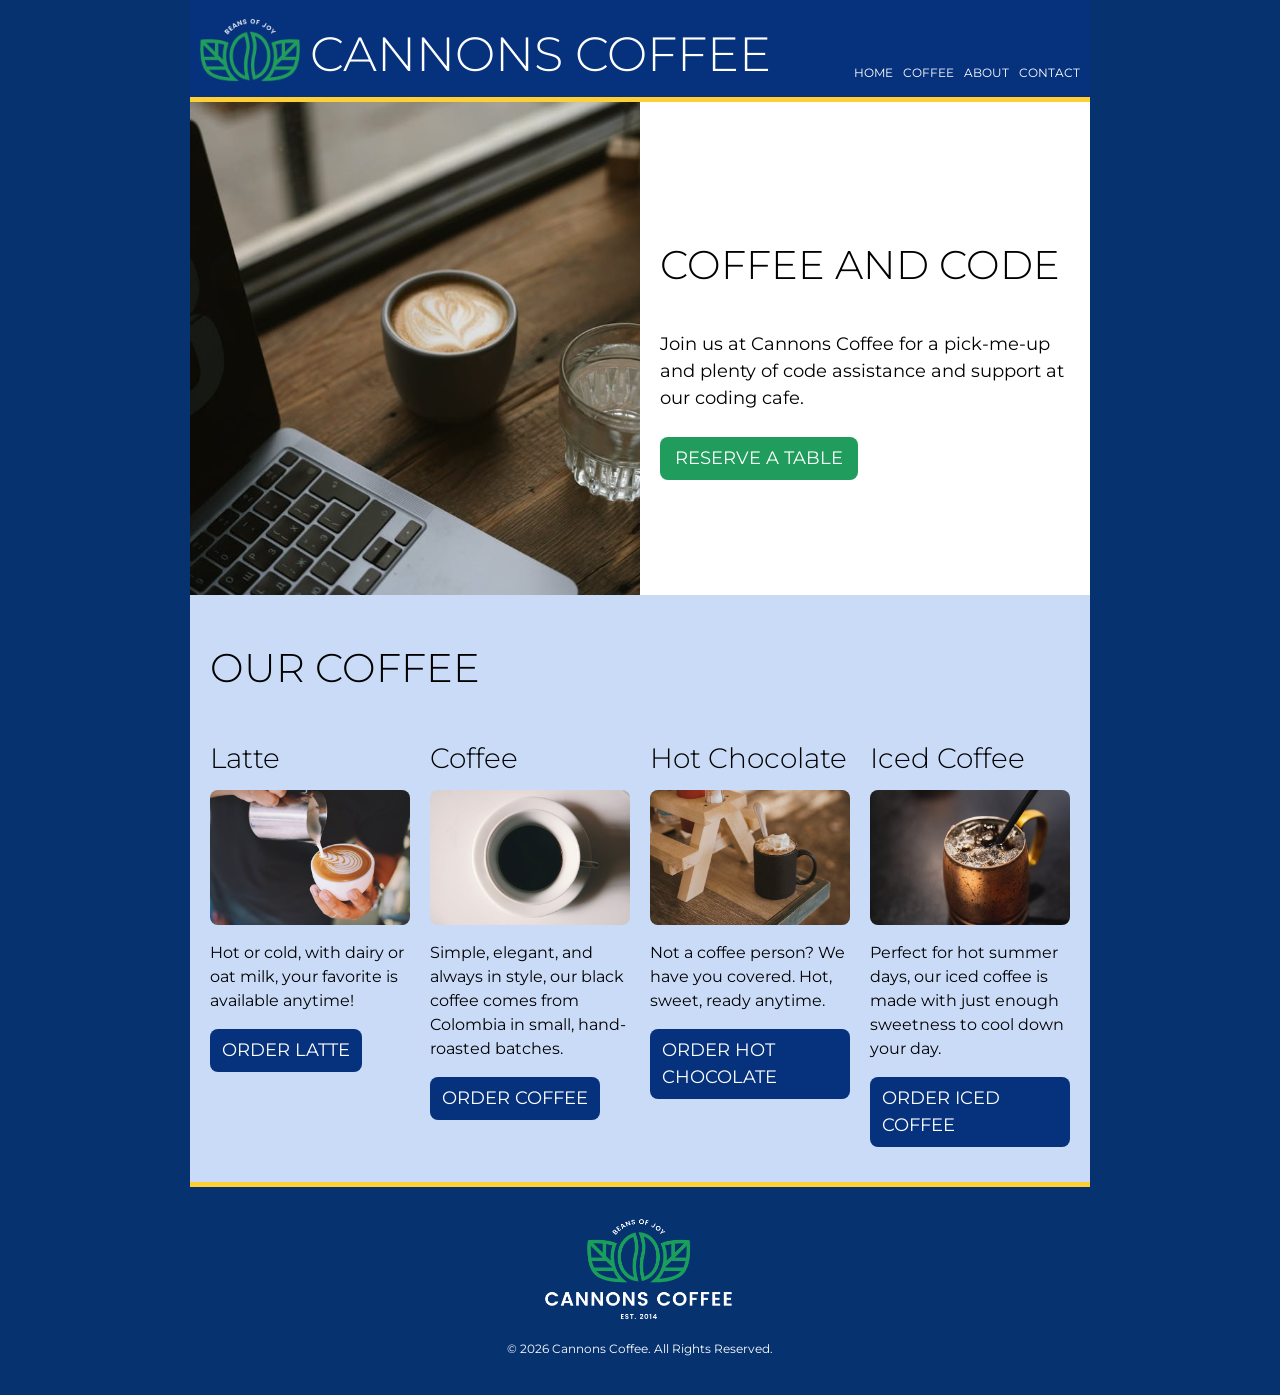
<file: index.html>
<!DOCTYPE html>
<html lang="en">

<head>
    <meta charset="UTF-8">
    <meta name="viewport" content="width=device-width, initial-scale=1.0">
    <title> Coffee </title>
    <link rel="stylesheet" href="css/styles.css">
</head>

<body>
    <div class="container">

        <header>
            <img src="images/logo-nav.png" alt="Cannons Coffee Logo, Beans of Joy" />
            <h1> CANNONS COFFEE </h1>
            <nav>
                <a href="index.html"> Home </a>
                <a href="latte.html"> Coffee </a>
                <a href="https://www.starbucks.com/" target="_blank" rel="noopener noreferrer"> About </a>
                <a href="mailto:jc.8161984@gmail.com"> Contact </a>
            </nav>
        </header>

        <main>

            <section class="opening">
                <img src="images/coffee-computer.jpg" alt="Laptop with a cup of coffee and a glass of water" />
                <div class="opening-text">
                    <h2> Coffee and Code </h2>
                    <p> Join us at Cannons Coffee for a pick-me-up and plenty of code assistance and support at our
                        coding cafe. </p>
                    <a class="button" href="https://www.dunkindonuts.com/" target="_blank" rel="noopener noreferrer">
                        Reserve a table </a>
                </div>
            </section>

            <section class="ourcoffee">
                <h2>Our Coffee</h2>

                <div class="coffee-items">

                    <div class="coffee-item">
                        <h3> Latte </h3>
                        <img src="images/latte.jpg" alt="Latte in a cup" />
                        <p> Hot or cold, with dairy or oat milk, your favorite is available anytime! </p>
                        <a class="button1" href="https://www.starbucks.com/" target="_blank" rel="noopener noreferrer">
                            Order Latte </a>
                    </div>

                    <div class="coffee-item">
                        <h3> Coffee </h3>
                        <img src="images/coffee.jpg" alt="Coffee in a cup" />
                        <p> Simple, elegant, and always in style, our black coffee comes from Colombia in small,
                            hand-roasted batches. </p>
                        <a class="button1" href="https://www.dunkindonuts.com/" target="_blank"
                            rel="noopener noreferrer"> Order Coffee </a>
                    </div>

                    <div class="coffee-item">
                        <h3> Hot Chocolate </h3>
                        <img src="images/hotchoc.jpg" alt="Hot Chocolate in a cup with whipped cream" />
                        <p> Not a coffee person? We have you covered. Hot, sweet, ready anytime. </p>
                        <a class="button1" href="https://www.dutchbros.com/" target="_blank" rel="noopener noreferrer">
                            Order Hot Chocolate </a>
                    </div>

                    <div class="coffee-item">
                        <h3> Iced Coffee </h3>
                        <img src="images/iced.jpg" alt="Iced coffee in a mug with a straw" />
                        <p> Perfect for hot summer days, our iced coffee is made with just enough sweetness to cool down
                            your day. </p>
                        <a class="button1" href="https://7brew.com/" target="_blank" rel="noopener noreferrer"> Order
                            Iced Coffee </a>
                    </div>

                </div>
            </section>
        </main>

        <footer>
            <img src="images/logo-footer.png" alt="Cannons Coffee, Beans of Joy! Est. 2014" />
            <p>&copy; 2026 Cannons Coffee. All Rights Reserved.</p>
        </footer>

    </div>
</body>

</html>
</file>
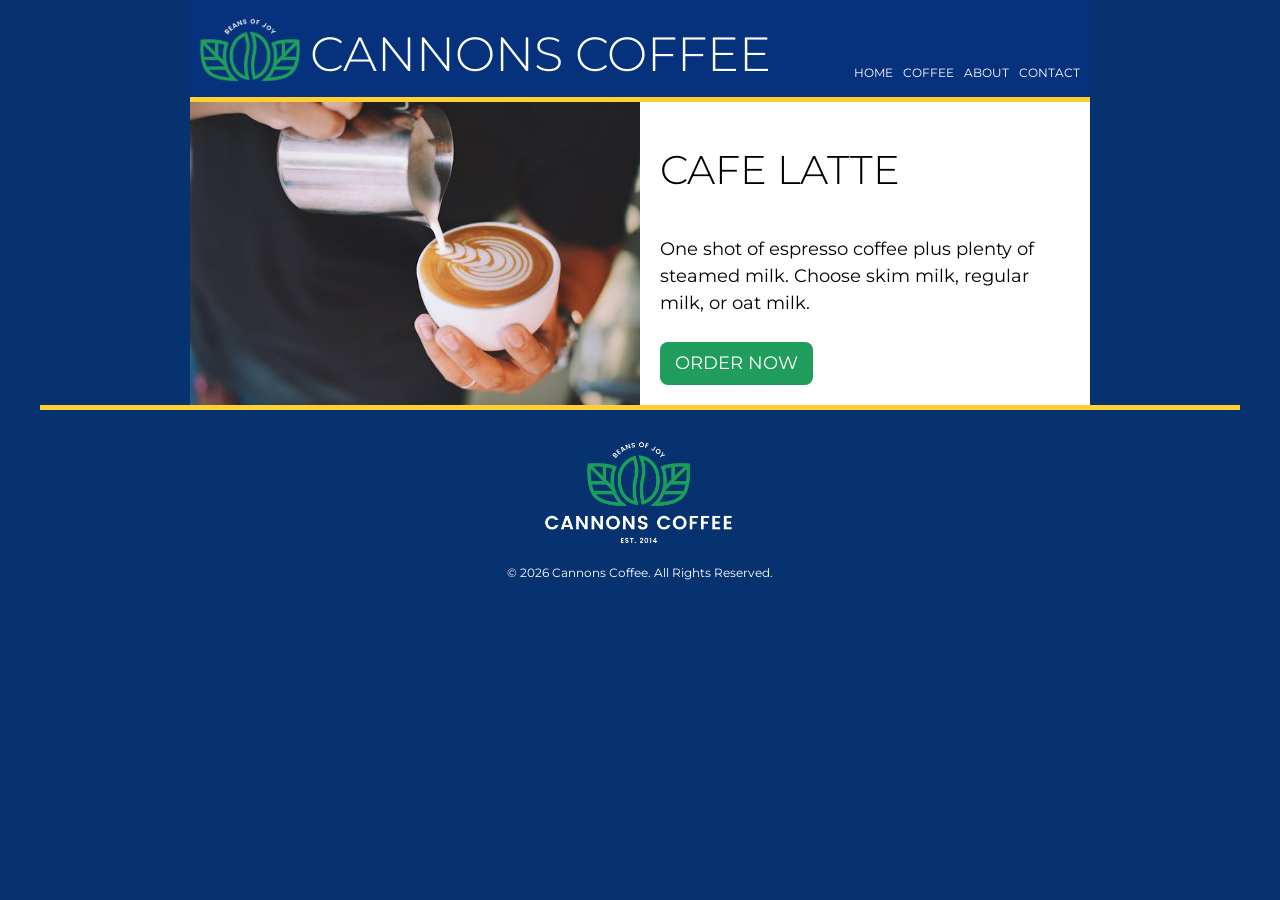
<file: latte.html>
<!DOCTYPE html>
<html lang="en">

<head>
    <meta charset="UTF-8">
    <meta name="viewport" content="width=device-width, initial-scale=1.0">
    <title> Latte </title>
    <link rel="stylesheet" href="css/styles.css">
</head>

<body>
    <div class="container">

        <header>
            <img src="images/logo-nav.png" alt="Cannons Coffee Logo, Beans of Joy" />
            <h1> CANNONS COFFEE </h1>
            <nav>
                <a href="index.html"> Home </a>
                <a href="latte.html"> Coffee </a>
                <a href="https://www.starbucks.com/" target="_blank" rel="noopener noreferrer"> About </a>
                <a href="mailto:jc.8161984@gmail.com"> Contact </a>
            </nav>
        </header>

        <main>
            <section class="opening">
                <img src="images/latte.jpg" alt="Coffee in a cup" />
                <div class="opening-text">
                    <h2> Cafe Latte </h2>
                    <p> One shot of espresso coffee plus plenty of steamed milk. Choose skim milk, regular milk, or oat
                        milk. </p>
                    <a class="button" href="https://www.dunkindonuts.com/" target="_blank" rel="noopener noreferrer">
                        ORDER NOW </a>
                </div>
            </section>
        </main>

        <footer class="late">
            <img src="images/logo-footer.png" alt="Cannons Coffee, Beans of Joy! Est. 2014" />
            <p>&copy; 2026 Cannons Coffee. All Rights Reserved.</p>
        </footer>

    </div>
</body>

</html>
</file>
<file: css/styles.css>
@import url('https://fonts.googleapis.com/css2?family=Montserrat:ital,wght@0,100..900;1,100..900&family=Nunito+Sans:ital,opsz,wght@0,6..12,200..1000;1,6..12,200..1000&family=Ovo&display=swap');

:root {
  --black: #000000;
  --Catalina: #06327d;
  --Bluetiful: #2b70e4;
  --Vegan: #209d5c;
  --Sunglow: #ffd034;
  --white: #ffffff;
  --LightBlue: #cadbf8;
  --line-height: 1.1667;
  --font-weight: 300;
  --text-transform: uppercase;
  --font-family: "Montserrat", sans-serif;
  --background: #063270;
}

html {
  box-sizing: border-box;
}

*,
*:before,
*:after {
  box-sizing: inherit;
}

body {
    color: var(--black);
    background-color: var(--background);
    font-family: var(--font-family);
    font-size: 1.125rem;
    line-height: 1.5;
    margin: 0;
}

h1 {
    font-size: 3rem;
    line-height: var(--line-height);
    font-weight: var(--font-weight);
    text-transform: var(--text-transform);
    margin: 0;
}

h2 {
    font-size: 2.5rem;
    line-height: var(--line-height);
    font-weight: var(--font-weight);
    text-transform: var(--text-transform);
}

h3 {
    font-size: 1.75rem;
    line-height: var(--line-height);
    font-weight: var(--font-weight);
}

.container {
    max-width: 1200px;
    margin: 0 auto;
}

/* ____________________________________________________________________*/

.button,
.button1 {
    display: inline-block;
    color: var(--white);
    border-radius: 8px;
    text-decoration: none;
    text-transform: var(--text-transform);
}

.button {
    background-color: var(--Vegan);
    padding: 8px 15px;
}

.button1 {
    background-color: var(--Catalina);
    padding: 8px 12px;
}

/* ___Mobile (max-width: 649px)____________________________ */
header {
    background-color: var(--Catalina);
    color: var(--white);
    text-align: center;
    padding: 20px 20px;
    border-bottom: 5px solid var(--Sunglow);
}

header img {
    display: block;
    width: 150px;
    margin: 0 auto;
}

header h1 {
    max-width: 100%;
    margin: 15px 25px;
}

nav {
    display: flex;
    flex-wrap: wrap;
    justify-content: center;
    gap: 15px;
    max-width: 100%;
    margin: 0 auto;
}

nav a {
    color: var(--white);
    text-decoration: none;
    text-transform: uppercase;
}

.opening {
    background-color: var(--white);
    padding: 35px 20px;
}

.opening img {
    display: block;
    width: 100%;
    height: auto;
}

.opening-text {
    min-width: 0;
}

.opening h2 {
    margin: 25px 0;
}

.opening p {
    margin-bottom: 25px;
}

.ourcoffee {
    background-color: var(--LightBlue);
    padding: 35px 20px;
    border-bottom: 5px solid var(--Sunglow);
}

.ourcoffee h2 {
    margin: 15px 0 35px;
}

.coffee-items {
    display: flex;
    flex-direction: column;
    gap: 30px;
}

.coffee-item {
    min-width: 0;
}

.coffee-item h3 {
    margin: 15px 0;
}

.coffee-item img {
    display: block;
    width: 100%;
    height: auto;
    border-radius: 8px;
}

.coffee-item p {
    font-size: 1rem;
    line-height: 1.5;
}

footer {
    text-align: center;
    padding: 25px 20px;
}

footer img {
    display: block;
    width: 180px;
    max-width: 100%;
    height: auto;
    margin: 0 auto;
}

footer p {
    color: var(--white);
    font-size: 0.75rem;
    margin-top: 15px;
}

.late {
    border-top: 5px solid var(--Sunglow);
}


/* ___Tablet________________________________ */
@media (min-width: 650px) {
    header {
        display: flex;
        flex-wrap: wrap;
        align-items: center;
        justify-content: center;
        column-gap: 15px;
        row-gap: 10px;
        padding: 20px;
    }

    header img {
        width: 100px;
        margin: 0;
    }

    header h1 {
        max-width: none;
        margin: 0;
        white-space: nowrap;
    }

    nav {
        width: 100%;
        max-width: none;
        margin: 0;
        gap: 20px;
    }

    .opening {
        display: flex;
        padding: 0;
    }

    .opening img {
        width: 50%;
    }

    .opening-text {
        padding: 20px;
    }

    .coffee-items {
        flex-direction: row;
        flex-wrap: wrap;
        gap: 30px 20px;
    }

    .coffee-item {
        flex: 0 0 calc((100% - 20px) / 2);
    }

    footer img {
        width: 200px;
    }

    .late {
        border-top: 5px solid var(--Sunglow);
    }
}

/* ___Desktop_______________________________________________ */
@media (min-width: 1000px) {
    header {
        max-width: 900px;
        margin: 0 auto;
        display: flex;
        flex-wrap: nowrap;
        align-items: flex-end;
        justify-content: space-between;
        gap: 10px;
        padding: 15px 10px;
    }

    nav {
        width: auto;
        flex-wrap: nowrap;
        margin-left: auto;
        gap: 10px;
    }

    nav a {
        font-size: 0.75rem;
    }
    
    .opening {
        max-width: 900px;
        margin: 0 auto;
        display: flex;
        align-items: stretch;
    }

    .opening-text {
        display: flex;
        flex-direction: column;
        align-items: flex-start;
        justify-content: center;
    }

    .ourcoffee {
        max-width: 900px;
        margin: 0 auto;
    }

    .coffee-items {
        display: flex;
        flex-direction: row;
    }

    .coffee-item {
        flex: 1;
    }

    .coffee-item img {
        height: 135px;
    }

    footer {
        text-align: center;
        padding: 25px 20px;
    }

    footer img {
        width: 200px;
    }

    /* .late {
        border-top: 5px solid var(--Sunglow);
    } */
    
}
</file>
